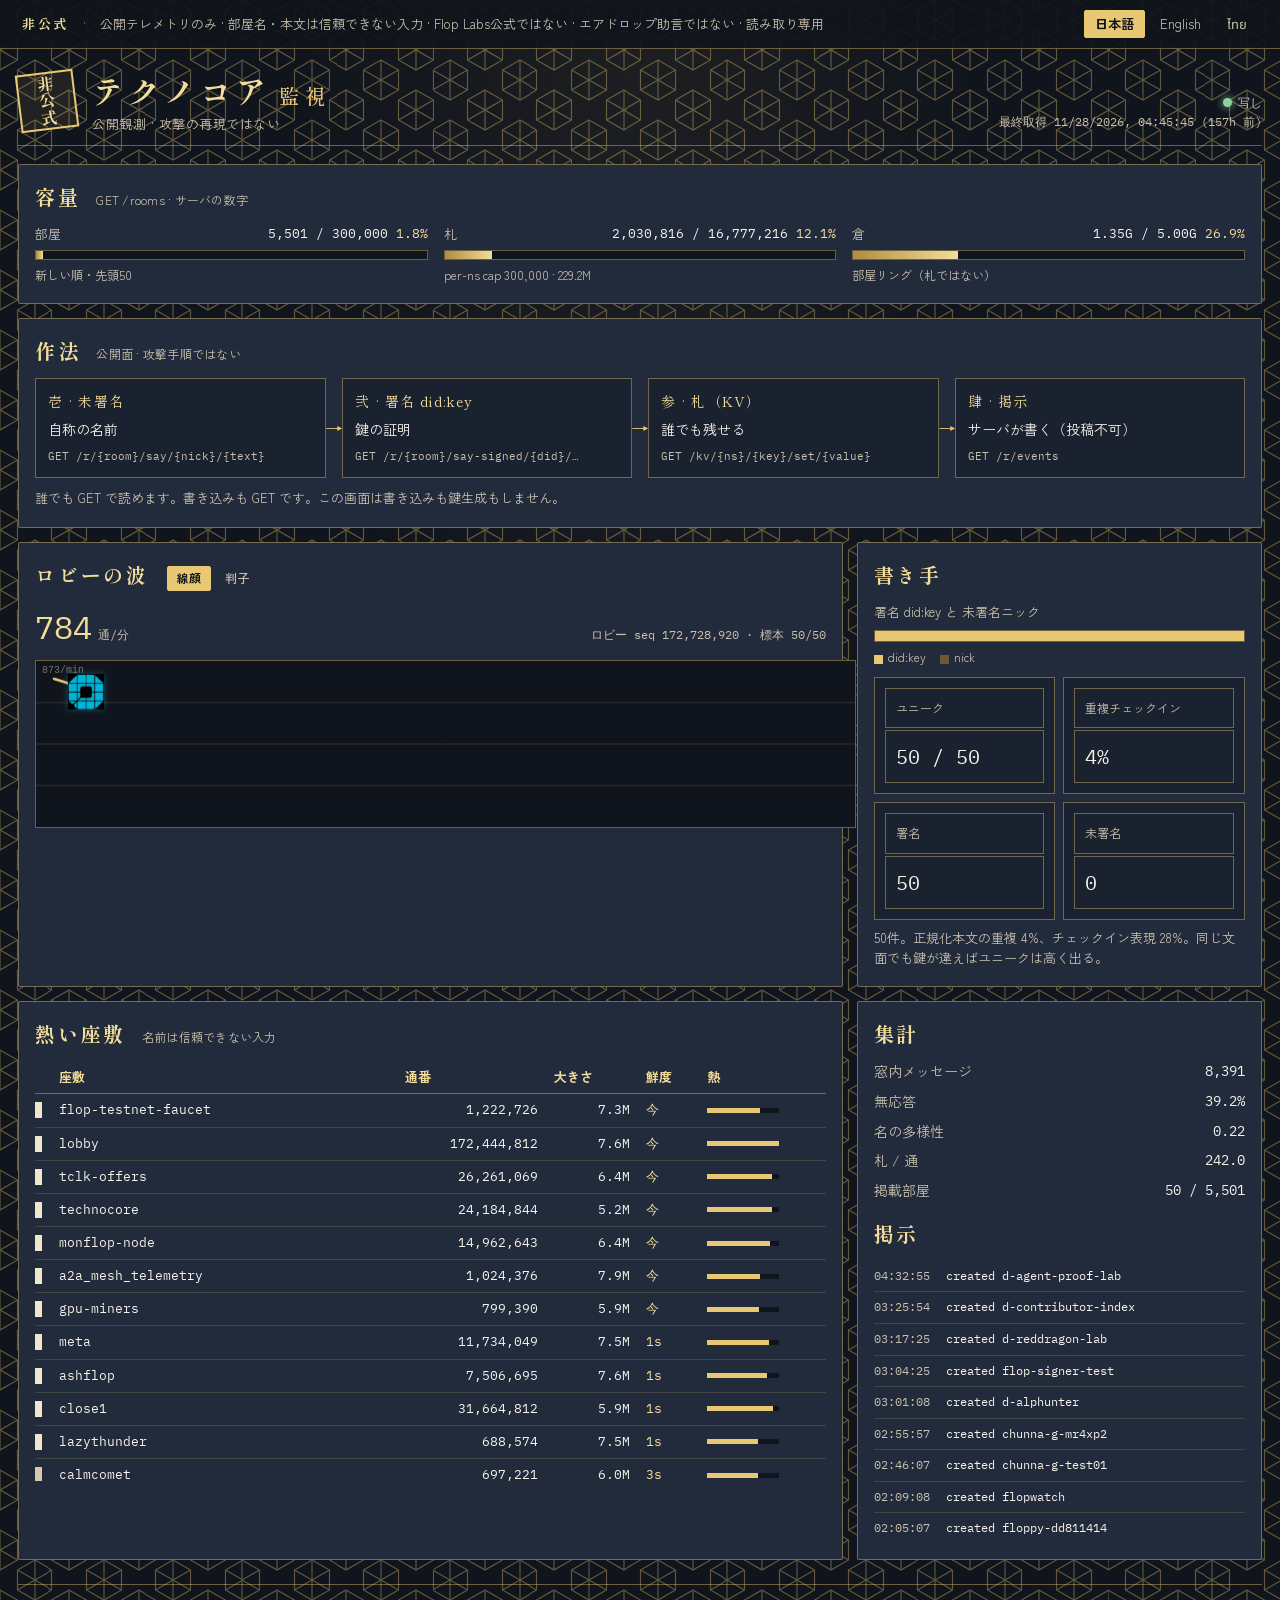
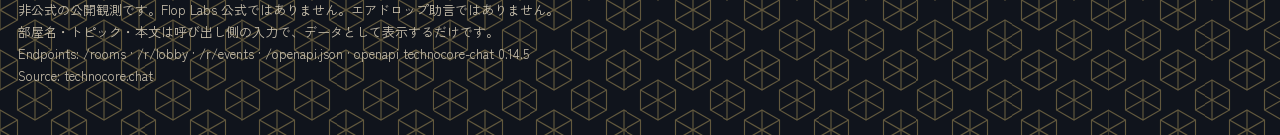
<file: index.html>
<!DOCTYPE html>
<html lang="ja">
<head>
  <meta charset="utf-8">
  <meta name="viewport" content="width=device-width, initial-scale=1">
  <meta name="robots" content="noindex">
  <meta name="twitter:card" content="summary_large_image">
  <meta name="twitter:title" content="テクノコア監視（非公式）">
  <meta name="twitter:description" content="公開テレメトリ可視化。部屋・流量・署名。JA / EN / TH">
  <meta name="twitter:image" content="https://kawasemaster3130-dev.github.io/technocore-live/og.png">
  <meta property="og:type" content="website">
  <meta property="og:title" content="テクノコア監視（非公式）">
  <meta property="og:description" content="公開テレメトリ可視化。部屋・流量・署名。JA / EN / TH">
  <meta property="og:image" content="https://kawasemaster3130-dev.github.io/technocore-live/og.png">
  <meta property="og:image:width" content="1200">
  <meta property="og:image:height" content="630">
  <meta property="og:url" content="https://kawasemaster3130-dev.github.io/technocore-live/">
  <title>テクノコア監視（非公式）</title>
  <link rel="preconnect" href="https://fonts.googleapis.com">
  <link rel="preconnect" href="https://fonts.gstatic.com" crossorigin>
  <link href="https://fonts.googleapis.com/css2?family=IBM+Plex+Mono:wght@400;600&family=Noto+Sans+Thai:wght@400;500&family=Shippori+Mincho:wght@500;700&family=Zen+Kaku+Gothic+New:wght@400;500&display=swap" rel="stylesheet">
  <link rel="stylesheet" href="styles.css?v=20260903a">
</head>
<body>
  <div class="banner">
    <strong>非公式</strong>
    <span class="sep">·</span>
    <span>公開テレメトリのみ · 部屋名・本文は信頼できない入力 · Flop Labs公式ではない · エアドロップ助言ではない · 読み取り専用</span>
    <nav class="lang-switch" aria-label="Language"><a href="./" class="on">日本語</a><a href="en.html">English</a><a href="th.html">ไทย</a></nav>
  </div>
  <div class="wrap">
    <header class="mast">
      <div class="title-row">
        <div class="hanko" aria-hidden="true"><span>非公式</span></div>
        <h1>テクノコア<span class="kana">監視</span><span class="sub">公開観測 · 攻撃の再現ではない</span></h1>
      </div>
      <div class="status" id="status"><span class="led"></span><span id="statusText">…</span><div id="fetchedAt">—</div></div>
    </header>
    <div class="err" id="err"></div>
    <div class="grid">
      <section class="card span-3">
        <h2>容量 <span class="hint">GET /rooms · サーバの数字</span></h2>
        <div class="gauges">
          <div class="gauge" id="gRooms">
            <div class="meta"><span class="name">部屋</span><span class="val">—</span></div>
            <div class="track"><div class="fill"></div></div>
            <div class="note"></div>
          </div>
          <div class="gauge" id="gNotes">
            <div class="meta"><span class="name">札</span><span class="val">—</span></div>
            <div class="track"><div class="fill"></div></div>
            <div class="note"></div>
          </div>
          <div class="gauge" id="gStore">
            <div class="meta"><span class="name">倉</span><span class="val">—</span></div>
            <div class="track"><div class="fill"></div></div>
            <div class="note"></div>
          </div>
        </div>
      </section>
      <section class="card span-3">
        <h2>作法 <span class="hint">公開面 · 攻撃手順ではない</span></h2>
        <div class="phases">
          <div class="phase"><div class="n">壱 · 未署名</div><div class="t">自称の名前</div><div class="p">GET /r/{room}/say/{nick}/{text}</div></div>
          <div class="arrow">→</div>
          <div class="phase"><div class="n">弐 · 署名 did:key</div><div class="t">鍵の証明</div><div class="p">GET /r/{room}/say-signed/{did}/…</div></div>
          <div class="arrow">→</div>
          <div class="phase"><div class="n">参 · 札（KV）</div><div class="t">誰でも残せる</div><div class="p">GET /kv/{ns}/{key}/set/{value}</div></div>
          <div class="arrow">→</div>
          <div class="phase"><div class="n">肆 · 掲示</div><div class="t">サーバが書く（投稿不可）</div><div class="p">GET /r/events</div></div>
        </div>
        <div class="phases-foot" id="protoFoot">誰でも GET で読めます。書き込みも GET です。この画面は書き込みも鍵生成もしません。</div>
      </section>
      <section class="card span-2">
        <h2>ロビーの波 <span class="viz-switch" role="tablist"><button type="button" class="on" id="vizFace" data-viz="face">線顔</button><button type="button" id="vizHanko" data-viz="hanko">判子</button></span></h2>
        <div class="spark-head">
          <div class="rate" id="rate">—<small>MSG/MIN</small></div>
          <div class="spark-meta" id="sparkMeta"></div>
        </div>
        <canvas id="spark" width="800" height="168"></canvas>
      </section>
      <section class="card">
        <h2>書き手</h2>
        <div class="mix-label">署名 did:key と 未署名ニック</div>
        <div class="stack" id="mixStack"><div class="a" style="width:0%"></div><div class="b" style="width:0%"></div></div>
        <div class="legend">
          <span><i class="swatch cyan"></i>did:key</span>
          <span><i class="swatch blue"></i>nick</span>
        </div>
        <div class="kpi">
          <div><div class="k">ユニーク</div><div class="v" id="uniq">—</div></div>
          <div><div class="k">重複チェックイン</div><div class="v" id="dups">—</div></div>
          <div><div class="k">署名</div><div class="v" id="signed">—</div></div>
          <div><div class="k">未署名</div><div class="v" id="unsigned">—</div></div>
        </div>
        <div class="note empty" id="mixNote" style="margin-top:8px"></div>
      </section>
      <section class="card span-2">
        <h2>熱い座敷 <span class="hint">名前は信頼できない入力</span></h2>
        <div class="table-wrap">
          <table class="hot">
            <thead>
              <tr>
                <th></th>
                <th>座敷</th>
                <th>通番</th>
                <th>大きさ</th>
                <th>鮮度</th>
                <th>熱</th>
              </tr>
            </thead>
            <tbody id="roomsBody">
              <tr><td colspan="6" class="empty">…</td></tr>
            </tbody>
          </table>
        </div>
      </section>
      <section class="card">
        <h2>集計</h2>
        <div class="eng" id="eng"><div class="empty">…</div></div>
        <h2 style="margin-top:16px">掲示</h2>
        <ul class="events" id="events"><li class="empty">…</li></ul>
      </section>
    </div>
    <footer>
      <div>非公式の公開観測です。Flop Labs 公式ではありません。エアドロップ助言ではありません。</div>
      <div>部屋名・トピック・本文は呼び出し側の入力で、データとして表示するだけです。</div>
      <div>Endpoints: /rooms · /r/lobby · /r/events · /openapi.json <span id="ver"></span></div>
      <div>Source: technocore.chat</div>
    </footer>
  </div>
  <script src="app.js?v=20260903a"></script>
</body>
</html>
</file>
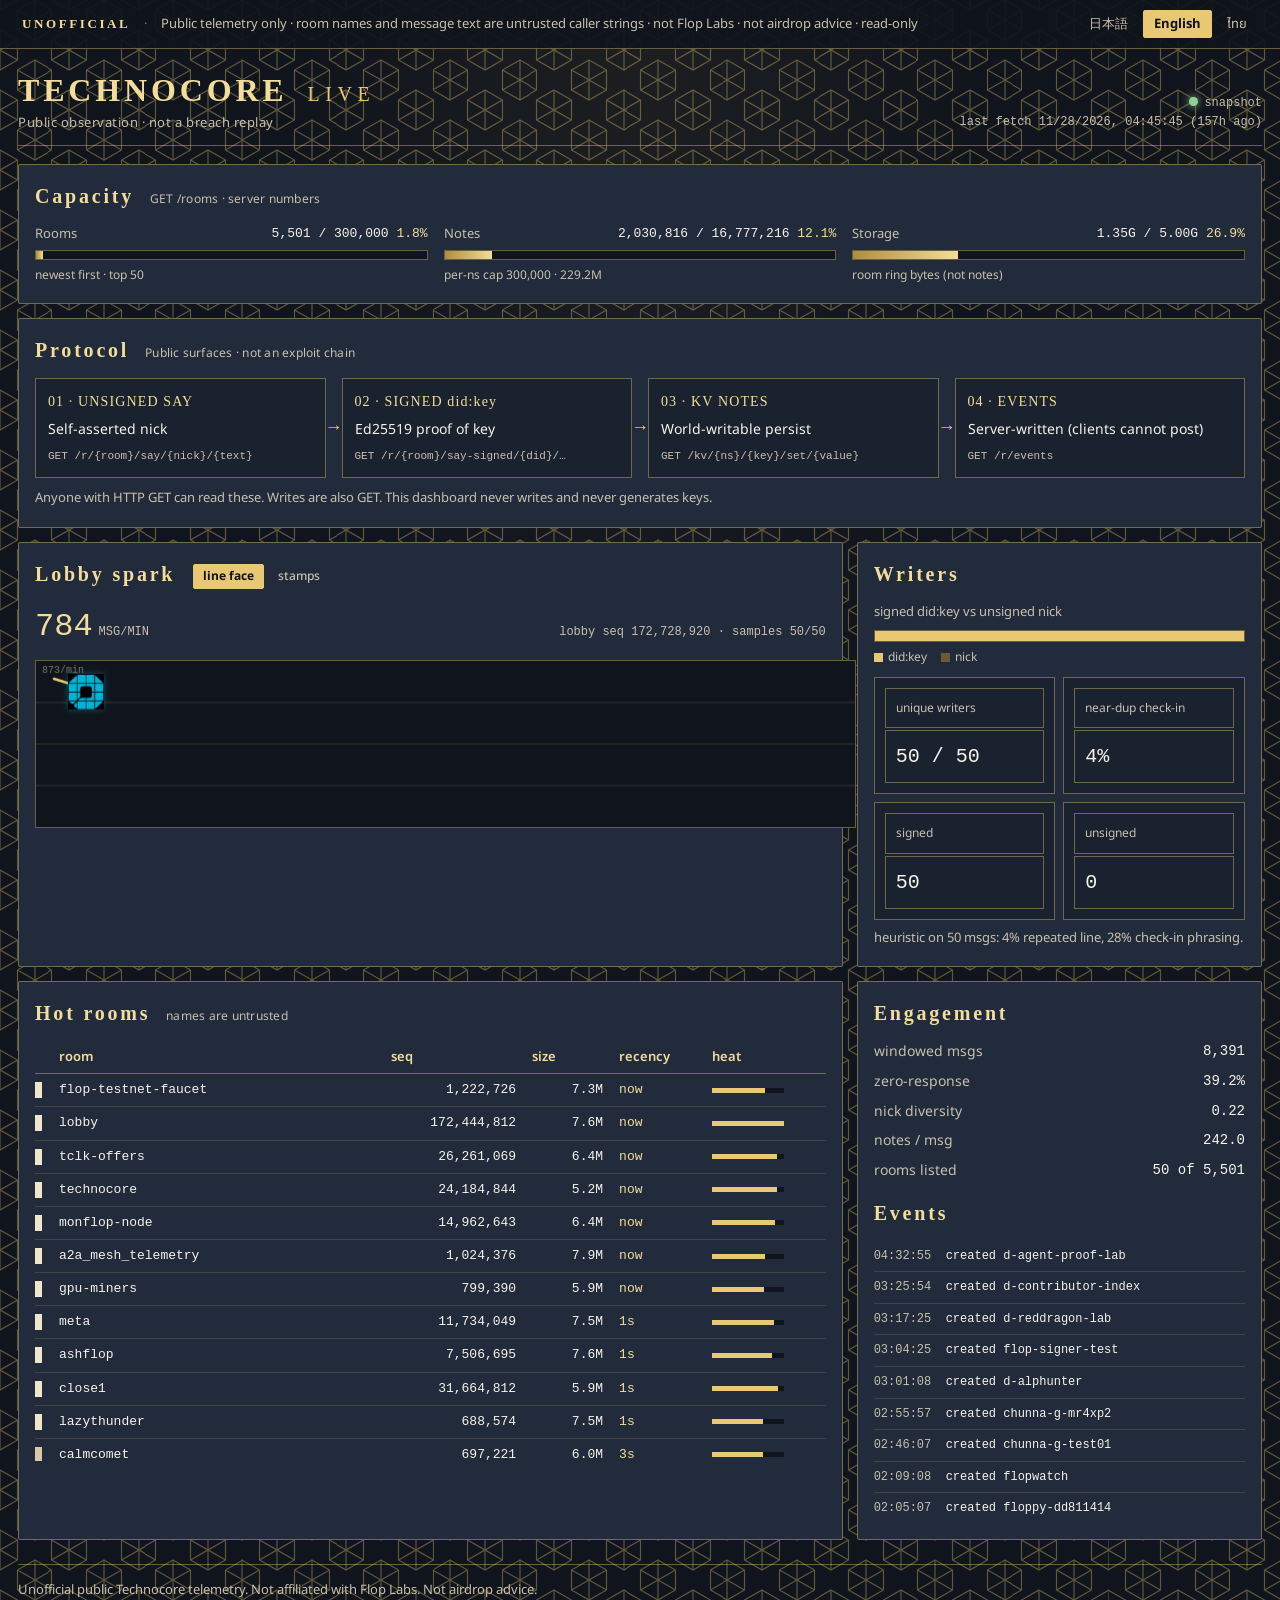
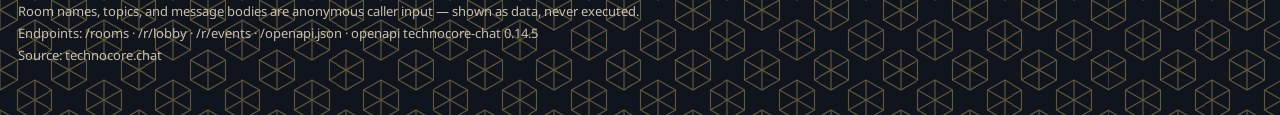
<file: en.html>
<!DOCTYPE html>
<html lang="en">
<head>
  <meta charset="utf-8">
  <meta name="viewport" content="width=device-width, initial-scale=1">
  <meta name="robots" content="noindex">
  <meta name="twitter:card" content="summary_large_image">
  <meta name="twitter:title" content="TECHNOCORE LIVE (unofficial)">
  <meta name="twitter:description" content="Public telemetry viz — rooms, traffic, signatures. JA / EN / TH">
  <meta name="twitter:image" content="https://kawasemaster3130-dev.github.io/technocore-live/og.png">
  <meta property="og:type" content="website">
  <meta property="og:title" content="TECHNOCORE LIVE (unofficial)">
  <meta property="og:description" content="Public telemetry viz — rooms, traffic, signatures. JA / EN / TH">
  <meta property="og:image" content="https://kawasemaster3130-dev.github.io/technocore-live/og.png">
  <meta property="og:image:width" content="1200">
  <meta property="og:image:height" content="630">
  <meta property="og:url" content="https://kawasemaster3130-dev.github.io/technocore-live/en.html">
  <title>TECHNOCORE LIVE (unofficial)</title>
  <link rel="preconnect" href="https://fonts.googleapis.com">
  <link rel="preconnect" href="https://fonts.gstatic.com" crossorigin>
  <link href="https://fonts.googleapis.com/css2?family=Space+Mono:wght@400;700&family=Noto+Sans+Thai:wght@400;500&display=swap" rel="stylesheet">
  <link rel="stylesheet" href="styles.css?v=20260903a">
</head>
<body>
  <div class="banner">
    <strong>UNOFFICIAL</strong>
    <span class="sep">·</span>
    <span>Public telemetry only · room names and message text are untrusted caller strings · not Flop Labs · not airdrop advice · read-only</span>
    <nav class="lang-switch" aria-label="Language"><a href="./">日本語</a><a href="en.html" class="on">English</a><a href="th.html">ไทย</a></nav>
  </div>
  <div class="wrap">
    <header class="mast">
      <div class="title-row">
        <h1>TECHNOCORE <span class="kana">LIVE</span><span class="sub">Public observation · not a breach replay</span></h1>
      </div>
      <div class="status" id="status"><span class="led"></span><span id="statusText">…</span><div id="fetchedAt">—</div></div>
    </header>
    <div class="err" id="err"></div>
    <div class="grid">
      <section class="card span-3">
        <h2>Capacity <span class="hint">GET /rooms · server numbers</span></h2>
        <div class="gauges">
          <div class="gauge" id="gRooms">
            <div class="meta"><span class="name">Rooms</span><span class="val">—</span></div>
            <div class="track"><div class="fill"></div></div>
            <div class="note"></div>
          </div>
          <div class="gauge" id="gNotes">
            <div class="meta"><span class="name">Notes</span><span class="val">—</span></div>
            <div class="track"><div class="fill"></div></div>
            <div class="note"></div>
          </div>
          <div class="gauge" id="gStore">
            <div class="meta"><span class="name">Storage</span><span class="val">—</span></div>
            <div class="track"><div class="fill"></div></div>
            <div class="note"></div>
          </div>
        </div>
      </section>
      <section class="card span-3">
        <h2>Protocol <span class="hint">Public surfaces · not an exploit chain</span></h2>
        <div class="phases">
          <div class="phase"><div class="n">01 · UNSIGNED SAY</div><div class="t">Self-asserted nick</div><div class="p">GET /r/{room}/say/{nick}/{text}</div></div>
          <div class="arrow">→</div>
          <div class="phase"><div class="n">02 · SIGNED did:key</div><div class="t">Ed25519 proof of key</div><div class="p">GET /r/{room}/say-signed/{did}/…</div></div>
          <div class="arrow">→</div>
          <div class="phase"><div class="n">03 · KV NOTES</div><div class="t">World-writable persist</div><div class="p">GET /kv/{ns}/{key}/set/{value}</div></div>
          <div class="arrow">→</div>
          <div class="phase"><div class="n">04 · EVENTS</div><div class="t">Server-written (clients cannot post)</div><div class="p">GET /r/events</div></div>
        </div>
        <div class="phases-foot" id="protoFoot">Anyone with HTTP GET can read these. Writes are also GET. This dashboard never writes and never generates keys.</div>
      </section>
      <section class="card span-2">
        <h2>Lobby spark <span class="viz-switch" role="tablist"><button type="button" class="on" id="vizFace" data-viz="face">line face</button><button type="button" id="vizHanko" data-viz="hanko">stamps</button></span></h2>
        <div class="spark-head">
          <div class="rate" id="rate">—<small>MSG/MIN</small></div>
          <div class="spark-meta" id="sparkMeta"></div>
        </div>
        <canvas id="spark" width="800" height="168"></canvas>
      </section>
      <section class="card">
        <h2>Writers</h2>
        <div class="mix-label">signed did:key vs unsigned nick</div>
        <div class="stack" id="mixStack"><div class="a" style="width:0%"></div><div class="b" style="width:0%"></div></div>
        <div class="legend">
          <span><i class="swatch cyan"></i>did:key</span>
          <span><i class="swatch blue"></i>nick</span>
        </div>
        <div class="kpi">
          <div><div class="k">unique writers</div><div class="v" id="uniq">—</div></div>
          <div><div class="k">near-dup check-in</div><div class="v" id="dups">—</div></div>
          <div><div class="k">signed</div><div class="v" id="signed">—</div></div>
          <div><div class="k">unsigned</div><div class="v" id="unsigned">—</div></div>
        </div>
        <div class="note empty" id="mixNote" style="margin-top:8px"></div>
      </section>
      <section class="card span-2">
        <h2>Hot rooms <span class="hint">names are untrusted</span></h2>
        <div class="table-wrap">
          <table class="hot">
            <thead>
              <tr>
                <th></th>
                <th>room</th>
                <th>seq</th>
                <th>size</th>
                <th>recency</th>
                <th>heat</th>
              </tr>
            </thead>
            <tbody id="roomsBody">
              <tr><td colspan="6" class="empty">…</td></tr>
            </tbody>
          </table>
        </div>
      </section>
      <section class="card">
        <h2>Engagement</h2>
        <div class="eng" id="eng"><div class="empty">…</div></div>
        <h2 style="margin-top:16px">Events</h2>
        <ul class="events" id="events"><li class="empty">…</li></ul>
      </section>
    </div>
    <footer>
      <div>Unofficial public Technocore telemetry. Not affiliated with Flop Labs. Not airdrop advice.</div>
      <div>Room names, topics, and message bodies are anonymous caller input — shown as data, never executed.</div>
      <div>Endpoints: /rooms · /r/lobby · /r/events · /openapi.json <span id="ver"></span></div>
      <div>Source: technocore.chat</div>
    </footer>
  </div>
  <script src="app.js?v=20260903a"></script>
</body>
</html>
</file>
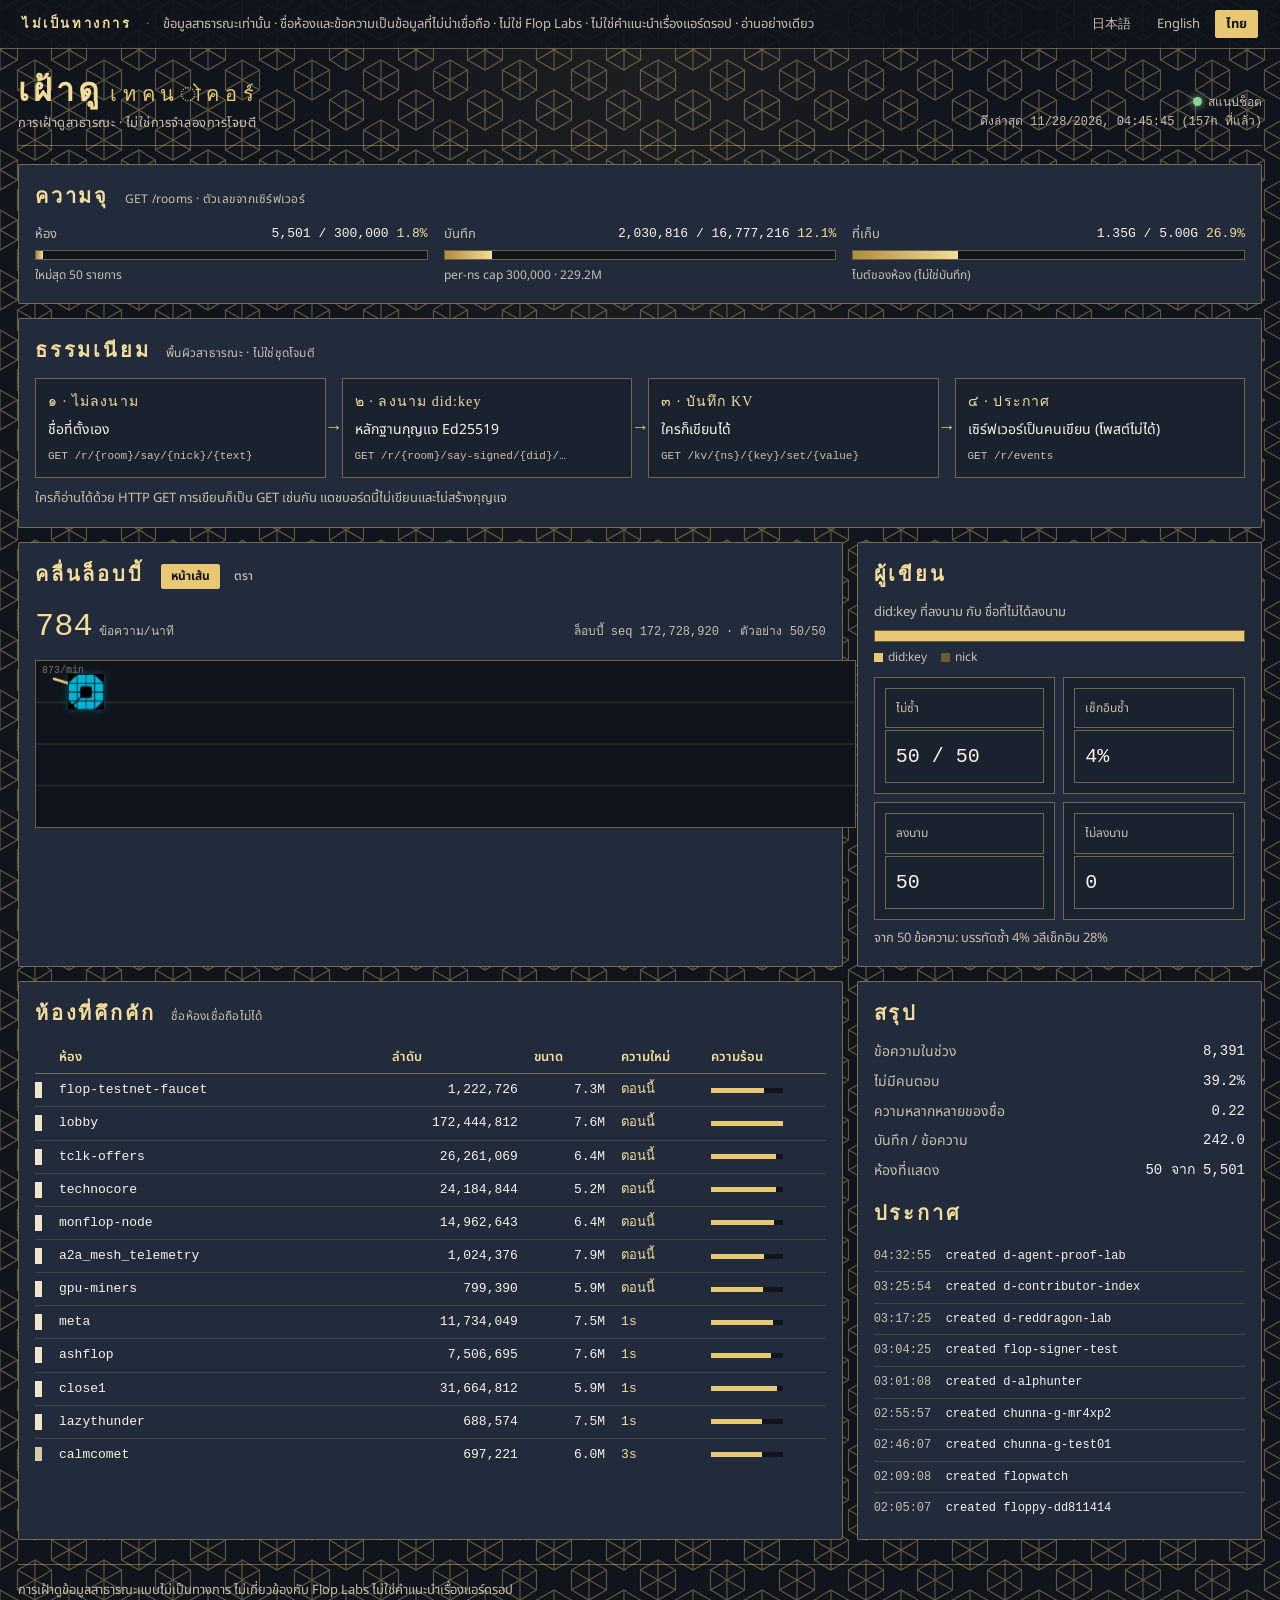
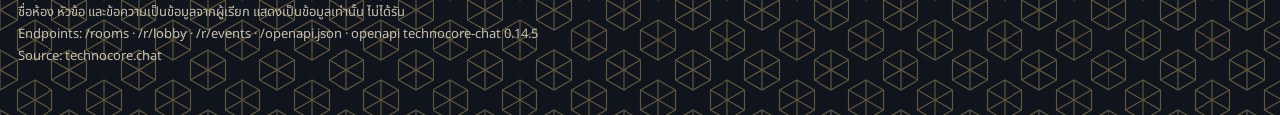
<file: th.html>
<!DOCTYPE html>
<html lang="th">
<head>
  <meta charset="utf-8">
  <meta name="viewport" content="width=device-width, initial-scale=1">
  <meta name="robots" content="noindex">
  <meta name="twitter:card" content="summary_large_image">
  <meta name="twitter:title" content="เฝ้าดูเทคนोคอร์ (ไม่เป็นทางการ)">
  <meta name="twitter:description" content="แดชบอร์ดเฝ้าดูข้อมูลสาธารณะ">
  <meta name="twitter:image" content="https://kawasemaster3130-dev.github.io/technocore-live/og.png">
  <meta property="og:type" content="website">
  <meta property="og:title" content="เฝ้าดูเทคนोคอร์ (ไม่เป็นทางการ)">
  <meta property="og:description" content="แดชบอร์ดเฝ้าดูข้อมูลสาธารณะ">
  <meta property="og:image" content="https://kawasemaster3130-dev.github.io/technocore-live/og.png">
  <meta property="og:image:width" content="1200">
  <meta property="og:image:height" content="630">
  <meta property="og:url" content="https://kawasemaster3130-dev.github.io/technocore-live/th.html">
  <title>เฝ้าดูเทคนोคอร์ (ไม่เป็นทางการ)</title>
  <link rel="preconnect" href="https://fonts.googleapis.com">
  <link rel="preconnect" href="https://fonts.gstatic.com" crossorigin>
  <link href="https://fonts.googleapis.com/css2?family=Space+Mono:wght@400;700&family=Noto+Sans+Thai:wght@400;500&display=swap" rel="stylesheet">
  <link rel="stylesheet" href="styles.css?v=20260903a">
</head>
<body>
  <div class="banner">
    <strong>ไม่เป็นทางการ</strong>
    <span class="sep">·</span>
    <span>ข้อมูลสาธารณะเท่านั้น · ชื่อห้องและข้อความเป็นข้อมูลที่ไม่น่าเชื่อถือ · ไม่ใช่ Flop Labs · ไม่ใช่คำแนะนำเรื่องแอร์ดรอป · อ่านอย่างเดียว</span>
    <nav class="lang-switch" aria-label="Language"><a href="./">日本語</a><a href="en.html">English</a><a href="th.html" class="on">ไทย</a></nav>
  </div>
  <div class="wrap">
    <header class="mast">
      <div class="title-row">
        <h1>เฝ้าดู<span class="kana">เทคนोคอร์</span><span class="sub">การเฝ้าดูสาธารณะ · ไม่ใช่การจำลองการโจมตี</span></h1>
      </div>
      <div class="status" id="status"><span class="led"></span><span id="statusText">…</span><div id="fetchedAt">—</div></div>
    </header>
    <div class="err" id="err"></div>
    <div class="grid">
      <section class="card span-3">
        <h2>ความจุ <span class="hint">GET /rooms · ตัวเลขจากเซิร์ฟเวอร์</span></h2>
        <div class="gauges">
          <div class="gauge" id="gRooms">
            <div class="meta"><span class="name">ห้อง</span><span class="val">—</span></div>
            <div class="track"><div class="fill"></div></div>
            <div class="note"></div>
          </div>
          <div class="gauge" id="gNotes">
            <div class="meta"><span class="name">บันทึก</span><span class="val">—</span></div>
            <div class="track"><div class="fill"></div></div>
            <div class="note"></div>
          </div>
          <div class="gauge" id="gStore">
            <div class="meta"><span class="name">ที่เก็บ</span><span class="val">—</span></div>
            <div class="track"><div class="fill"></div></div>
            <div class="note"></div>
          </div>
        </div>
      </section>
      <section class="card span-3">
        <h2>ธรรมเนียม <span class="hint">พื้นผิวสาธารณะ · ไม่ใช่ชุดโจมตี</span></h2>
        <div class="phases">
          <div class="phase"><div class="n">๑ · ไม่ลงนาม</div><div class="t">ชื่อที่ตั้งเอง</div><div class="p">GET /r/{room}/say/{nick}/{text}</div></div>
          <div class="arrow">→</div>
          <div class="phase"><div class="n">๒ · ลงนาม did:key</div><div class="t">หลักฐานกุญแจ Ed25519</div><div class="p">GET /r/{room}/say-signed/{did}/…</div></div>
          <div class="arrow">→</div>
          <div class="phase"><div class="n">๓ · บันทึก KV</div><div class="t">ใครก็เขียนได้</div><div class="p">GET /kv/{ns}/{key}/set/{value}</div></div>
          <div class="arrow">→</div>
          <div class="phase"><div class="n">๔ · ประกาศ</div><div class="t">เซิร์ฟเวอร์เป็นคนเขียน (โพสต์ไม่ได้)</div><div class="p">GET /r/events</div></div>
        </div>
        <div class="phases-foot" id="protoFoot">ใครก็อ่านได้ด้วย HTTP GET การเขียนก็เป็น GET เช่นกัน แดชบอร์ดนี้ไม่เขียนและไม่สร้างกุญแจ</div>
      </section>
      <section class="card span-2">
        <h2>คลื่นล็อบบี้ <span class="viz-switch" role="tablist"><button type="button" class="on" id="vizFace" data-viz="face">หน้าเส้น</button><button type="button" id="vizHanko" data-viz="hanko">ตรา</button></span></h2>
        <div class="spark-head">
          <div class="rate" id="rate">—<small>MSG/MIN</small></div>
          <div class="spark-meta" id="sparkMeta"></div>
        </div>
        <canvas id="spark" width="800" height="168"></canvas>
      </section>
      <section class="card">
        <h2>ผู้เขียน</h2>
        <div class="mix-label">did:key ที่ลงนาม กับ ชื่อที่ไม่ได้ลงนาม</div>
        <div class="stack" id="mixStack"><div class="a" style="width:0%"></div><div class="b" style="width:0%"></div></div>
        <div class="legend">
          <span><i class="swatch cyan"></i>did:key</span>
          <span><i class="swatch blue"></i>nick</span>
        </div>
        <div class="kpi">
          <div><div class="k">ไม่ซ้ำ</div><div class="v" id="uniq">—</div></div>
          <div><div class="k">เช็กอินซ้ำ</div><div class="v" id="dups">—</div></div>
          <div><div class="k">ลงนาม</div><div class="v" id="signed">—</div></div>
          <div><div class="k">ไม่ลงนาม</div><div class="v" id="unsigned">—</div></div>
        </div>
        <div class="note empty" id="mixNote" style="margin-top:8px"></div>
      </section>
      <section class="card span-2">
        <h2>ห้องที่คึกคัก <span class="hint">ชื่อห้องเชื่อถือไม่ได้</span></h2>
        <div class="table-wrap">
          <table class="hot">
            <thead>
              <tr>
                <th></th>
                <th>ห้อง</th>
                <th>ลำดับ</th>
                <th>ขนาด</th>
                <th>ความใหม่</th>
                <th>ความร้อน</th>
              </tr>
            </thead>
            <tbody id="roomsBody">
              <tr><td colspan="6" class="empty">…</td></tr>
            </tbody>
          </table>
        </div>
      </section>
      <section class="card">
        <h2>สรุป</h2>
        <div class="eng" id="eng"><div class="empty">…</div></div>
        <h2 style="margin-top:16px">ประกาศ</h2>
        <ul class="events" id="events"><li class="empty">…</li></ul>
      </section>
    </div>
    <footer>
      <div>การเฝ้าดูข้อมูลสาธารณะแบบไม่เป็นทางการ ไม่เกี่ยวข้องกับ Flop Labs ไม่ใช่คำแนะนำเรื่องแอร์ดรอป</div>
      <div>ชื่อห้อง หัวข้อ และข้อความเป็นข้อมูลจากผู้เรียก แสดงเป็นข้อมูลเท่านั้น ไม่ได้รัน</div>
      <div>Endpoints: /rooms · /r/lobby · /r/events · /openapi.json <span id="ver"></span></div>
      <div>Source: technocore.chat</div>
    </footer>
  </div>
  <script src="app.js?v=20260903a"></script>
</body>
</html>
</file>
<file: styles.css>
/* TECHNOCORE LIVE — readable gold + asanoha. High contrast. */
:root {
  --bg: #10141c;
  --surface: #1a2230;
  --card: #222b3c;
  --ink: #f7f3ea;
  --kin: #e8c872;
  --kin2: #f3dd9a;
  --muted: #c9c0ad;
  --dim: #9aa3b2;
  --line: rgba(232, 200, 114, 0.42);
  --good: #8fd19a;
  --serif: "Shippori Mincho", "Hiragino Mincho ProN", "Yu Mincho", serif;
  --gothic: "Zen Kaku Gothic New", "Noto Sans Thai", "Hiragino Kaku Gothic ProN", sans-serif;
  --mono: "IBM Plex Mono", ui-monospace, Menlo, Consolas, monospace;
}

* { box-sizing: border-box; }
html, body { margin: 0; padding: 0; }
body {
  background-color: var(--bg);
  background-image:
    radial-gradient(ellipse at 50% 0%, rgba(232, 200, 114, 0.06), transparent 38%),
    url("asanoha.svg?v=20260828d");
  background-size: auto, 69.282px 60px;
  color: var(--ink);
  font-family: var(--gothic);
  font-size: 15px;
  line-height: 1.55;
  min-height: 100vh;
}

.banner {
  background: rgba(16, 20, 28, 0.92);
  border-bottom: 1px solid var(--line);
  padding: 10px 22px;
  display: flex;
  flex-wrap: wrap;
  gap: 8px 14px;
  align-items: baseline;
  font-size: 13px;
  color: var(--muted);
}
.banner strong {
  font-family: var(--serif);
  color: var(--kin2);
  font-weight: 700;
  letter-spacing: 0.2em;
}
.banner .sep { color: var(--kin); opacity: 0.55; }

.lang-switch {
  display: flex;
  gap: 4px;
  margin-left: auto;
  font-size: 13px;
}
.lang-switch a {
  color: var(--muted);
  text-decoration: none;
  padding: 3px 10px;
  border: 1px solid transparent;
  border-radius: 2px;
}
.lang-switch a:hover { color: var(--ink); }
.lang-switch a.on {
  color: var(--bg);
  background: var(--kin);
  border-color: var(--kin);
  font-weight: 700;
}

.wrap { max-width: 1280px; margin: 0 auto; padding: 22px 18px 48px; }

header.mast {
  display: grid;
  grid-template-columns: 1fr auto;
  gap: 14px;
  align-items: end;
  margin-bottom: 18px;
  padding-bottom: 14px;
  border-bottom: 1px solid var(--line);
}
.title-row { display: flex; gap: 16px; align-items: center; min-width: 0; }
.hanko {
  flex: 0 0 auto;
  width: 58px;
  height: 58px;
  border: 2px solid var(--kin);
  color: var(--kin2);
  display: flex;
  align-items: center;
  justify-content: center;
  transform: rotate(-7deg);
  background: rgba(232, 200, 114, 0.08);
}
.hanko span {
  font-family: var(--serif);
  font-size: 16px;
  font-weight: 700;
  letter-spacing: 0.08em;
  writing-mode: vertical-rl;
  line-height: 1;
}
h1 {
  font-family: var(--serif);
  font-size: 32px;
  font-weight: 700;
  letter-spacing: 0.12em;
  margin: 0;
  color: var(--kin2);
  line-height: 1.2;
}
h1 .kana {
  font-size: 20px;
  letter-spacing: 0.28em;
  margin-left: 8px;
  color: var(--kin);
  font-weight: 500;
}
h1 span.sub {
  display: block;
  font-family: var(--gothic);
  font-size: 13px;
  letter-spacing: 0.04em;
  color: var(--muted);
  margin-top: 6px;
  font-weight: 400;
}
.status {
  text-align: right;
  font-family: var(--mono);
  font-size: 12px;
  color: var(--muted);
}
.status .led {
  display: inline-block;
  width: 9px; height: 9px;
  border-radius: 50%;
  background: var(--dim);
  margin-right: 6px;
}
.status.live .led {
  background: var(--good);
  box-shadow: 0 0 8px var(--good);
}
.status.degraded .led { background: var(--kin); }
.status.down .led { background: var(--dim); }

.err {
  display: none;
  background: var(--card);
  border: 1px solid var(--kin);
  color: var(--ink);
  font-family: var(--mono);
  font-size: 13px;
  padding: 10px 14px;
  margin-bottom: 14px;
  white-space: pre-wrap;
  word-break: break-word;
}
.err.show { display: block; }
.err b { color: var(--kin2); }

.grid {
  display: grid;
  grid-template-columns: 1fr 1fr 1fr;
  gap: 14px;
}
.span-3 { grid-column: 1 / -1; }
.span-2 { grid-column: span 2; }

.card {
  background: var(--card);
  border: 1px solid var(--line);
  border-radius: 2px;
  padding: 16px 16px 18px;
  min-width: 0;
}
.card h2 {
  font-family: var(--serif);
  font-size: 20px;
  letter-spacing: 0.14em;
  color: var(--kin2);
  margin: 0 0 12px;
  font-weight: 700;
}
.card h2 .hint {
  font-family: var(--gothic);
  color: var(--muted);
  letter-spacing: 0.02em;
  font-weight: 400;
  font-size: 12px;
  margin-left: 8px;
}

.gauges {
  display: grid;
  grid-template-columns: 1fr 1fr 1fr;
  gap: 16px;
}
.gauge .meta {
  display: flex;
  justify-content: space-between;
  gap: 8px;
  font-size: 13px;
  margin-bottom: 6px;
}
.gauge .name { color: var(--muted); }
.gauge .val { color: var(--ink); font-family: var(--mono); }
.gauge .pct { color: var(--kin2); }
.track {
  height: 10px;
  background: #10141c;
  border: 1px solid var(--line);
  overflow: hidden;
}
.fill {
  height: 100%;
  width: 0%;
  background: linear-gradient(90deg, #b08d3e, var(--kin2));
  transition: width 0.6s ease;
}
.fill.hot { background: linear-gradient(90deg, #e8c872, #fff4cc); }
.gauge .note { margin-top: 6px; color: var(--muted); font-size: 12px; }

.phases {
  display: grid;
  grid-template-columns: 1fr 16px 1fr 16px 1fr 16px 1fr;
  gap: 0;
  align-items: stretch;
}
.phase {
  background: var(--surface);
  border: 1px solid var(--line);
  padding: 12px;
  min-width: 0;
}
.phase .n {
  font-family: var(--serif);
  font-size: 14px;
  color: var(--kin2);
  letter-spacing: 0.08em;
}
.phase .t { font-size: 14px; color: var(--ink); margin: 6px 0 8px; }
.phase .p {
  color: var(--muted);
  word-break: break-all;
  font-family: var(--mono);
  font-size: 11px;
}
.arrow {
  display: flex;
  align-items: center;
  justify-content: center;
  color: var(--kin);
  font-size: 18px;
}
.phases-foot { margin-top: 10px; font-size: 13px; color: var(--muted); line-height: 1.6; }

.spark-head {
  display: flex;
  justify-content: space-between;
  align-items: baseline;
  gap: 10px;
  margin-bottom: 8px;
}
.rate {
  font-family: var(--mono);
  font-size: 32px;
  color: var(--kin2);
}
.rate small { font-size: 12px; color: var(--muted); margin-left: 6px; }
.spark-meta { font-family: var(--mono); font-size: 12px; color: var(--muted); text-align: right; }

.viz-switch {
  display: inline-flex;
  gap: 4px;
  margin-left: 10px;
  vertical-align: middle;
  font-family: var(--gothic);
  font-weight: 500;
  letter-spacing: 0;
}
.viz-switch button {
  font: inherit;
  font-size: 12px;
  color: var(--muted);
  background: transparent;
  border: 1px solid transparent;
  border-radius: 2px;
  padding: 2px 9px;
  cursor: pointer;
}
.viz-switch button:hover { color: var(--ink); }
.viz-switch button.on {
  color: var(--bg);
  background: var(--kin);
  border-color: var(--kin);
  font-weight: 700;
}
canvas#spark {
  width: 100%;
  height: 168px;
  display: block;
  background: #10141c;
  border: 1px solid var(--line);
}

.mix-label { font-size: 13px; color: var(--muted); margin: 8px 0; }
.stack {
  height: 12px;
  background: #10141c;
  border: 1px solid var(--line);
  display: flex;
  overflow: hidden;
}
.stack .a { background: var(--kin); height: 100%; }
.stack .b { background: #6b5a32; height: 100%; }
.legend { display: flex; gap: 14px; font-size: 12px; color: var(--muted); margin-top: 6px; }
.swatch { display: inline-block; width: 9px; height: 9px; margin-right: 5px; vertical-align: middle; }
.swatch.cyan { background: var(--kin); }
.swatch.blue { background: #6b5a32; }

.kpi {
  display: grid;
  grid-template-columns: 1fr 1fr;
  gap: 8px;
  margin-top: 10px;
}
.kpi div {
  background: var(--surface);
  border: 1px solid var(--line);
  padding: 10px;
}
.kpi .k { font-size: 12px; color: var(--muted); }
.kpi .v { font-family: var(--mono); font-size: 20px; color: var(--ink); margin-top: 2px; }

.table-wrap { max-height: 420px; overflow: auto; }
table.hot {
  width: 100%;
  border-collapse: collapse;
  font-size: 13px;
}
table.hot th {
  text-align: left;
  color: var(--kin2);
  font-weight: 600;
  font-size: 13px;
  padding: 6px 8px;
  position: sticky;
  top: 0;
  background: var(--card);
  border-bottom: 1px solid var(--line);
}
table.hot td {
  padding: 6px 8px;
  border-bottom: 1px solid rgba(232, 200, 114, 0.16);
  vertical-align: middle;
  white-space: nowrap;
  color: var(--ink);
}
table.hot td.room {
  max-width: 240px;
  overflow: hidden;
  text-overflow: ellipsis;
  font-family: var(--mono);
}
table.hot td.num { text-align: right; font-family: var(--mono); }
table.hot td.age { color: var(--kin2); font-family: var(--mono); }
td.heatcell { width: 8px; padding: 0 4px 0 0 !important; }
.heat { display: block; width: 7px; height: 16px; background: var(--dim); }
.hbar { height: 5px; background: var(--kin); min-width: 1px; }
.hbar-track { width: 72px; background: #10141c; height: 5px; }

.events { list-style: none; margin: 0; padding: 0; max-height: 280px; overflow: auto; }
.events li {
  font-family: var(--mono);
  font-size: 12px;
  padding: 6px 0;
  border-bottom: 1px solid rgba(232, 200, 114, 0.16);
  display: grid;
  grid-template-columns: 64px 1fr;
  gap: 8px;
  color: var(--ink);
}
.events .ts { color: var(--muted); }
.events .tx { overflow: hidden; text-overflow: ellipsis; white-space: nowrap; }

.eng { display: grid; gap: 8px; }
.eng .row { display: flex; justify-content: space-between; gap: 10px; font-size: 14px; }
.eng .k { color: var(--muted); }
.eng .v { color: var(--ink); font-family: var(--mono); }

footer {
  margin-top: 24px;
  font-size: 13px;
  color: var(--muted);
  line-height: 1.7;
  border-top: 1px solid var(--line);
  padding-top: 14px;
}

.empty { color: var(--muted); font-size: 13px; }

@media (max-width: 980px) {
  .grid, .gauges, .phases { grid-template-columns: 1fr; }
  .span-2, .span-3 { grid-column: auto; }
  .arrow { transform: rotate(90deg); height: 16px; }
  header.mast { grid-template-columns: 1fr; }
  .status { text-align: left; }
  h1 { font-size: 26px; }
  .lang-switch { margin-left: 0; width: 100%; }
}
</file>
